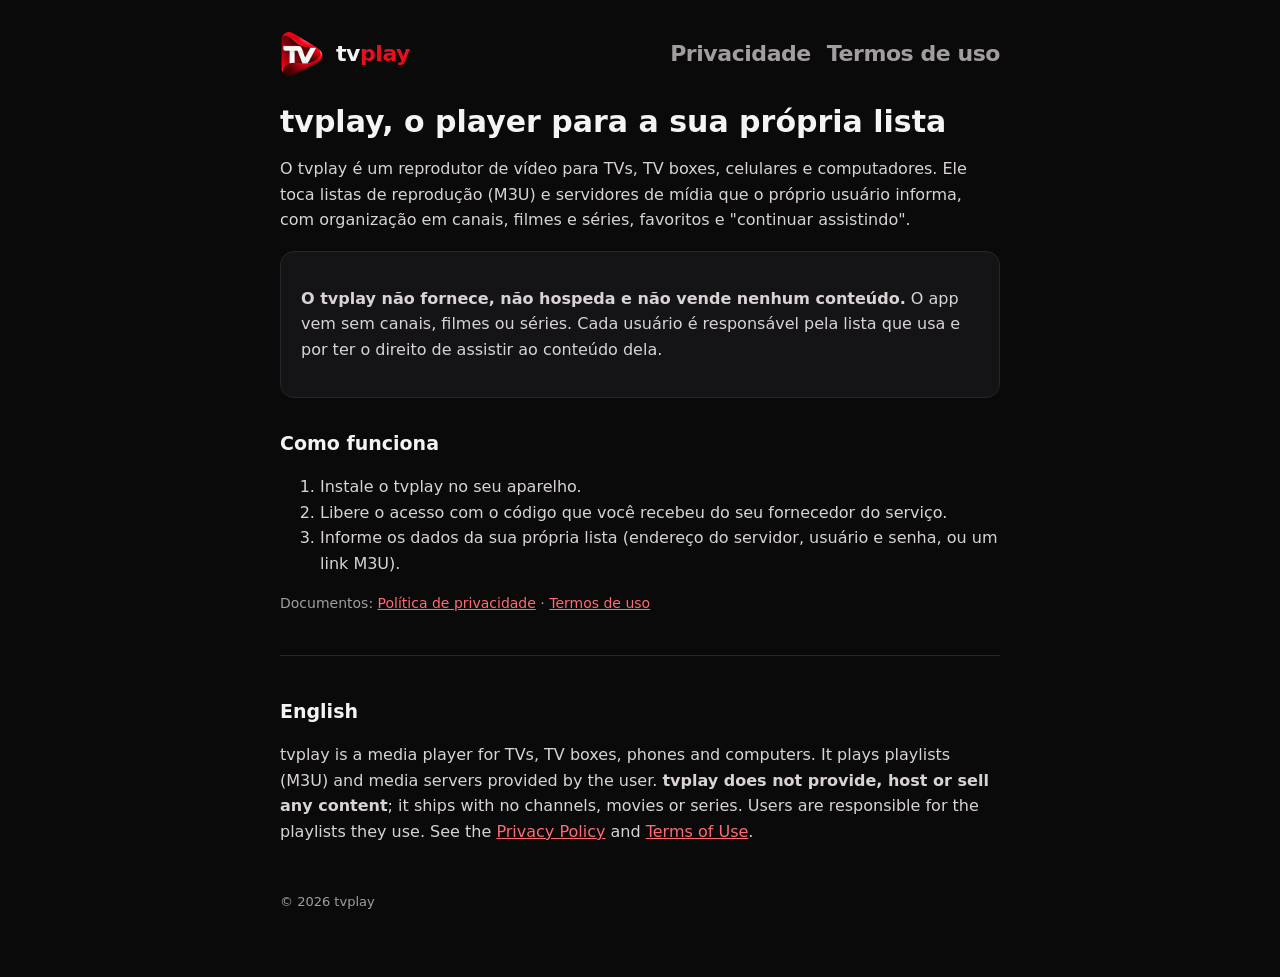
<file: index.html>
<!DOCTYPE html>
<html lang="pt-BR"><head><meta charset="utf-8"><meta name="viewport" content="width=device-width, initial-scale=1">
<title>tvplay</title><link rel="icon" href="logo.png"><link rel="stylesheet" href="style.css"></head>
<body><div class="wrap">
<header><img src="logo.png" alt=""><a href="index.html">tv<b>play</b></a><nav><a href="privacidade.html">Privacidade</a><a href="termos.html">Termos de uso</a></nav></header>
<h1>tvplay, o player para a sua própria lista</h1>
<p>O tvplay é um reprodutor de vídeo para TVs, TV boxes, celulares e computadores. Ele toca listas de reprodução (M3U) e servidores de mídia que o próprio usuário informa, com organização em canais, filmes e séries, favoritos e "continuar assistindo".</p>
<div class="card">
<p><b>O tvplay não fornece, não hospeda e não vende nenhum conteúdo.</b> O app vem sem canais, filmes ou séries. Cada usuário é responsável pela lista que usa e por ter o direito de assistir ao conteúdo dela.</p>
</div>
<h2>Como funciona</h2>
<ol>
<li>Instale o tvplay no seu aparelho.</li>
<li>Libere o acesso com o código que você recebeu do seu fornecedor do serviço.</li>
<li>Informe os dados da sua própria lista (endereço do servidor, usuário e senha, ou um link M3U).</li>
</ol>
<p class="muted">Documentos: <a href="privacidade.html">Política de privacidade</a> · <a href="termos.html">Termos de uso</a></p>
<hr>
<h2 lang="en">English</h2>
<p lang="en">tvplay is a media player for TVs, TV boxes, phones and computers. It plays playlists (M3U) and media servers provided by the user. <b>tvplay does not provide, host or sell any content</b>; it ships with no channels, movies or series. Users are responsible for the playlists they use. See the <a href="privacidade.html#en">Privacy Policy</a> and <a href="termos.html#en">Terms of Use</a>.</p>
<footer>© 2026 tvplay</footer>
</div></body></html>
</file>
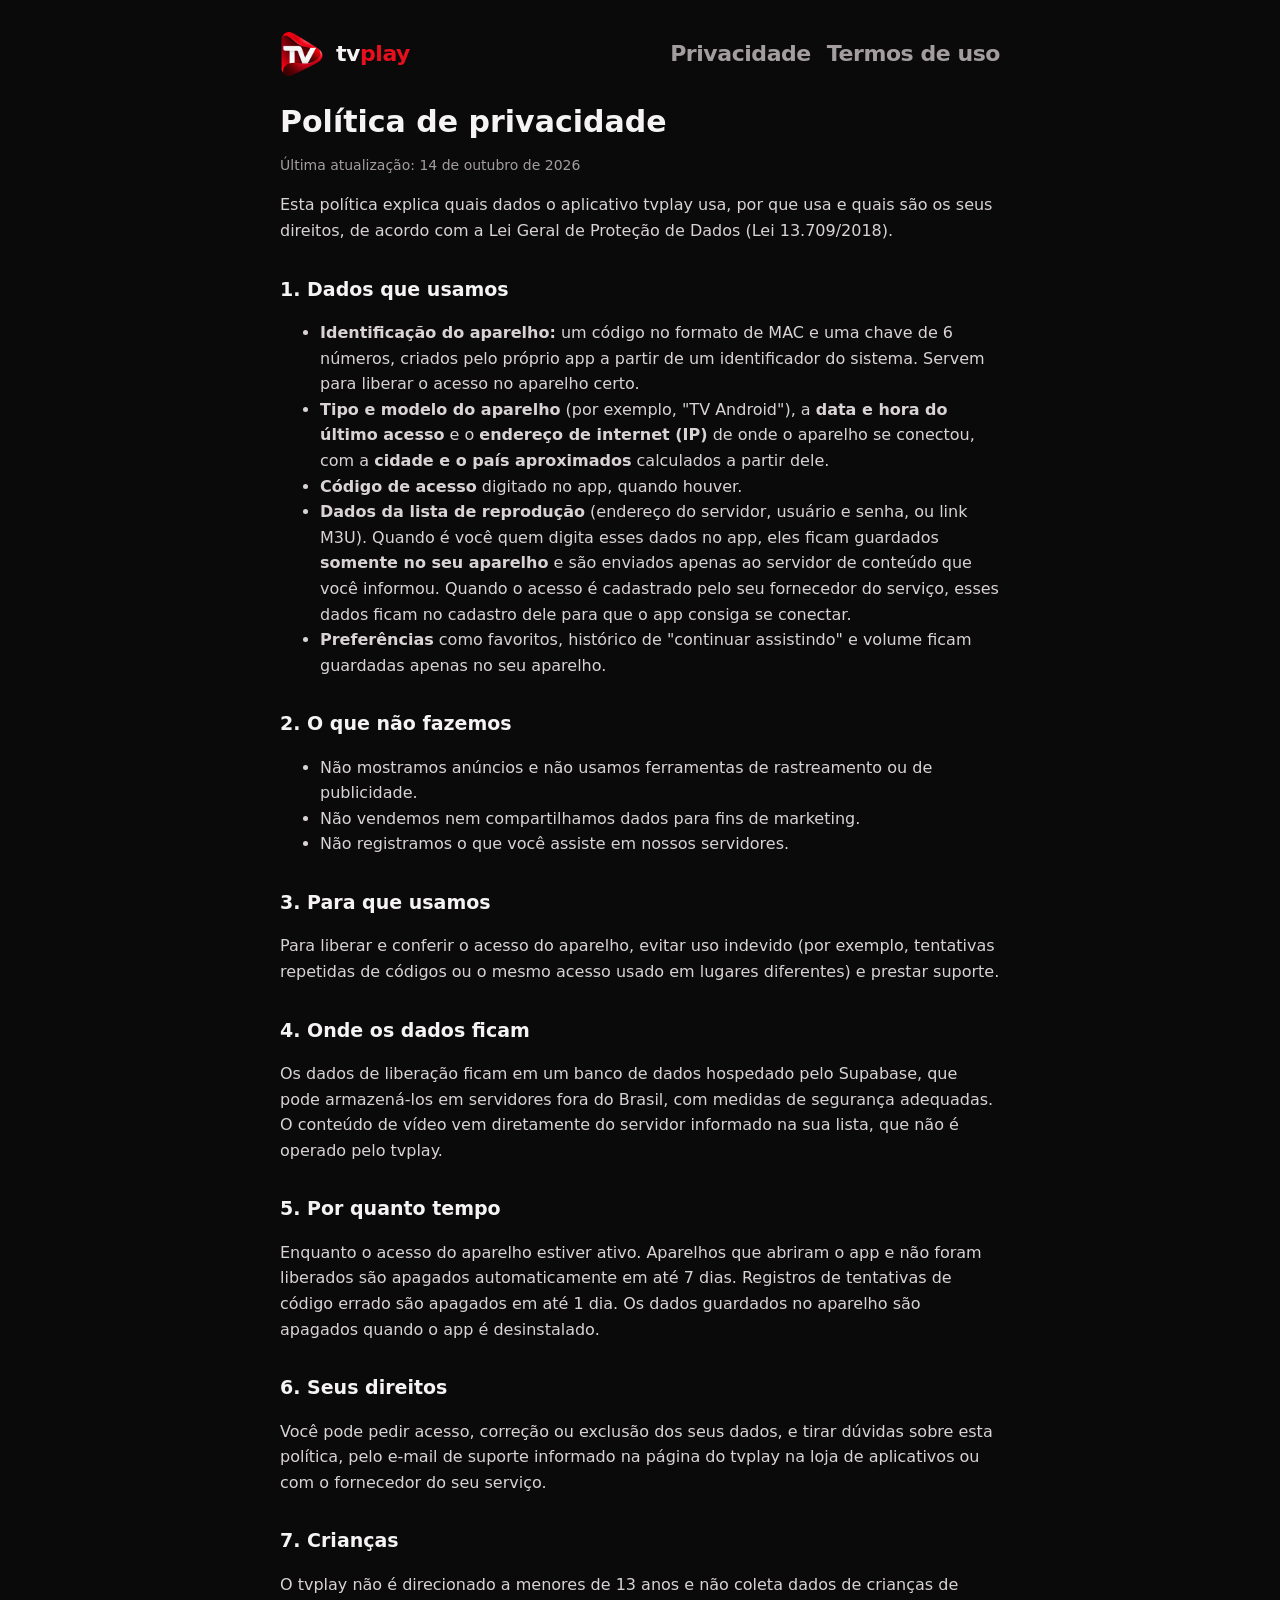
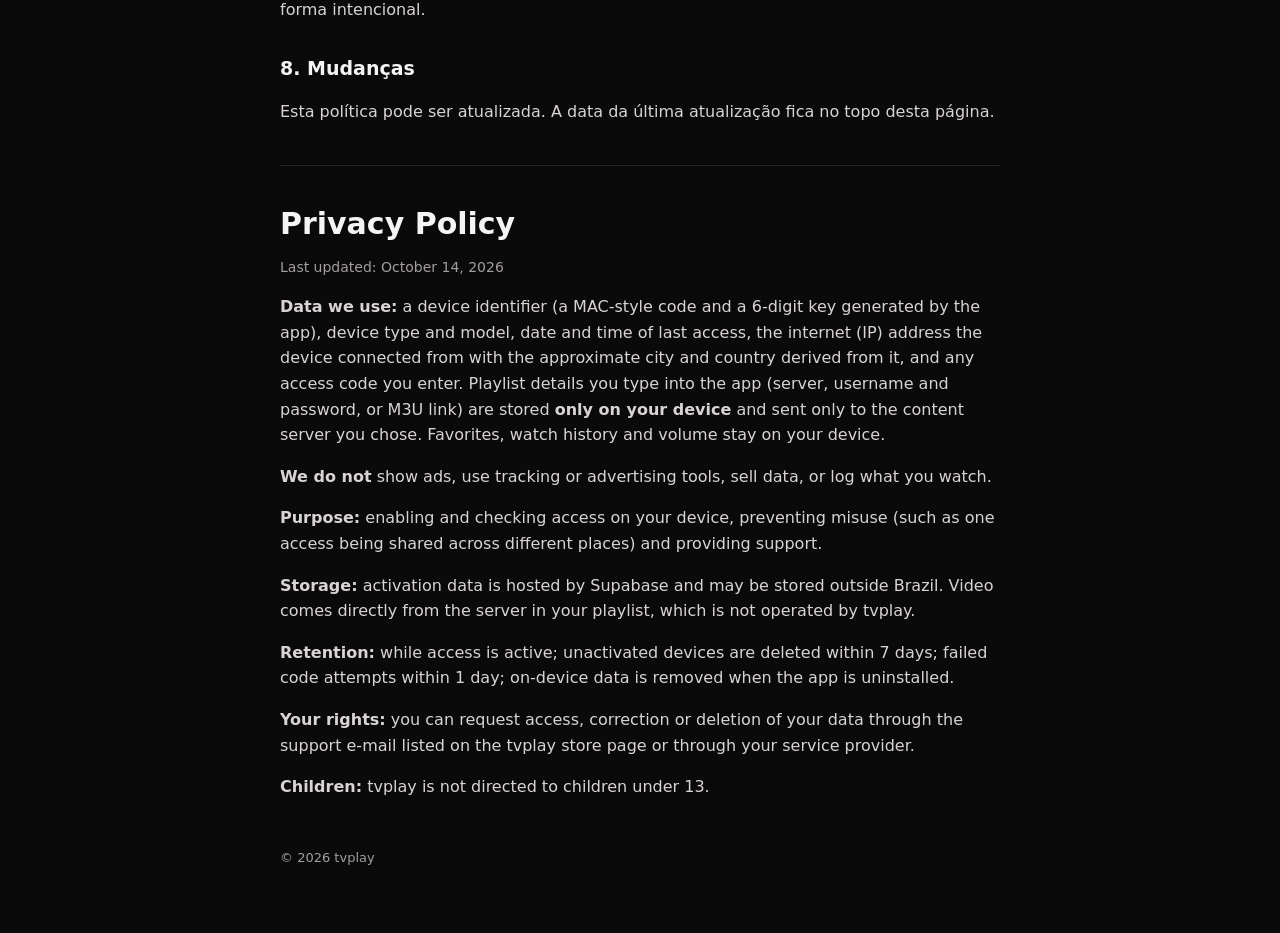
<file: privacidade.html>
<!DOCTYPE html>
<html lang="pt-BR"><head><meta charset="utf-8"><meta name="viewport" content="width=device-width, initial-scale=1">
<title>Política de privacidade · tvplay</title><link rel="icon" href="logo.png"><link rel="stylesheet" href="style.css"></head>
<body><div class="wrap">
<header><img src="logo.png" alt=""><a href="index.html">tv<b>play</b></a><nav><a href="privacidade.html">Privacidade</a><a href="termos.html">Termos de uso</a></nav></header>
<h1>Política de privacidade</h1>
<p class="muted">Última atualização: 14 de outubro de 2026</p>
<p>Esta política explica quais dados o aplicativo tvplay usa, por que usa e quais são os seus direitos, de acordo com a Lei Geral de Proteção de Dados (Lei 13.709/2018).</p>

<h2>1. Dados que usamos</h2>
<ul>
<li><b>Identificação do aparelho:</b> um código no formato de MAC e uma chave de 6 números, criados pelo próprio app a partir de um identificador do sistema. Servem para liberar o acesso no aparelho certo.</li>
<li><b>Tipo e modelo do aparelho</b> (por exemplo, "TV Android"), a <b>data e hora do último acesso</b> e o <b>endereço de internet (IP)</b> de onde o aparelho se conectou, com a <b>cidade e o país aproximados</b> calculados a partir dele.</li>
<li><b>Código de acesso</b> digitado no app, quando houver.</li>
<li><b>Dados da lista de reprodução</b> (endereço do servidor, usuário e senha, ou link M3U). Quando é você quem digita esses dados no app, eles ficam guardados <b>somente no seu aparelho</b> e são enviados apenas ao servidor de conteúdo que você informou. Quando o acesso é cadastrado pelo seu fornecedor do serviço, esses dados ficam no cadastro dele para que o app consiga se conectar.</li>
<li><b>Preferências</b> como favoritos, histórico de "continuar assistindo" e volume ficam guardadas apenas no seu aparelho.</li>
</ul>

<h2>2. O que não fazemos</h2>
<ul>
<li>Não mostramos anúncios e não usamos ferramentas de rastreamento ou de publicidade.</li>
<li>Não vendemos nem compartilhamos dados para fins de marketing.</li>
<li>Não registramos o que você assiste em nossos servidores.</li>
</ul>

<h2>3. Para que usamos</h2>
<p>Para liberar e conferir o acesso do aparelho, evitar uso indevido (por exemplo, tentativas repetidas de códigos ou o mesmo acesso usado em lugares diferentes) e prestar suporte.</p>

<h2>4. Onde os dados ficam</h2>
<p>Os dados de liberação ficam em um banco de dados hospedado pelo Supabase, que pode armazená-los em servidores fora do Brasil, com medidas de segurança adequadas. O conteúdo de vídeo vem diretamente do servidor informado na sua lista, que não é operado pelo tvplay.</p>

<h2>5. Por quanto tempo</h2>
<p>Enquanto o acesso do aparelho estiver ativo. Aparelhos que abriram o app e não foram liberados são apagados automaticamente em até 7 dias. Registros de tentativas de código errado são apagados em até 1 dia. Os dados guardados no aparelho são apagados quando o app é desinstalado.</p>

<h2>6. Seus direitos</h2>
<p>Você pode pedir acesso, correção ou exclusão dos seus dados, e tirar dúvidas sobre esta política, pelo e-mail de suporte informado na página do tvplay na loja de aplicativos ou com o fornecedor do seu serviço.</p>

<h2>7. Crianças</h2>
<p>O tvplay não é direcionado a menores de 13 anos e não coleta dados de crianças de forma intencional.</p>

<h2>8. Mudanças</h2>
<p>Esta política pode ser atualizada. A data da última atualização fica no topo desta página.</p>

<hr>
<h1 id="en" lang="en">Privacy Policy</h1>
<div lang="en">
<p class="muted">Last updated: October 14, 2026</p>
<p><b>Data we use:</b> a device identifier (a MAC-style code and a 6-digit key generated by the app), device type and model, date and time of last access, the internet (IP) address the device connected from with the approximate city and country derived from it, and any access code you enter. Playlist details you type into the app (server, username and password, or M3U link) are stored <b>only on your device</b> and sent only to the content server you chose. Favorites, watch history and volume stay on your device.</p>
<p><b>We do not</b> show ads, use tracking or advertising tools, sell data, or log what you watch.</p>
<p><b>Purpose:</b> enabling and checking access on your device, preventing misuse (such as one access being shared across different places) and providing support.</p>
<p><b>Storage:</b> activation data is hosted by Supabase and may be stored outside Brazil. Video comes directly from the server in your playlist, which is not operated by tvplay.</p>
<p><b>Retention:</b> while access is active; unactivated devices are deleted within 7 days; failed code attempts within 1 day; on-device data is removed when the app is uninstalled.</p>
<p><b>Your rights:</b> you can request access, correction or deletion of your data through the support e-mail listed on the tvplay store page or through your service provider.</p>
<p><b>Children:</b> tvplay is not directed to children under 13.</p>
</div>
<footer>© 2026 tvplay</footer>
</div></body></html>
</file>
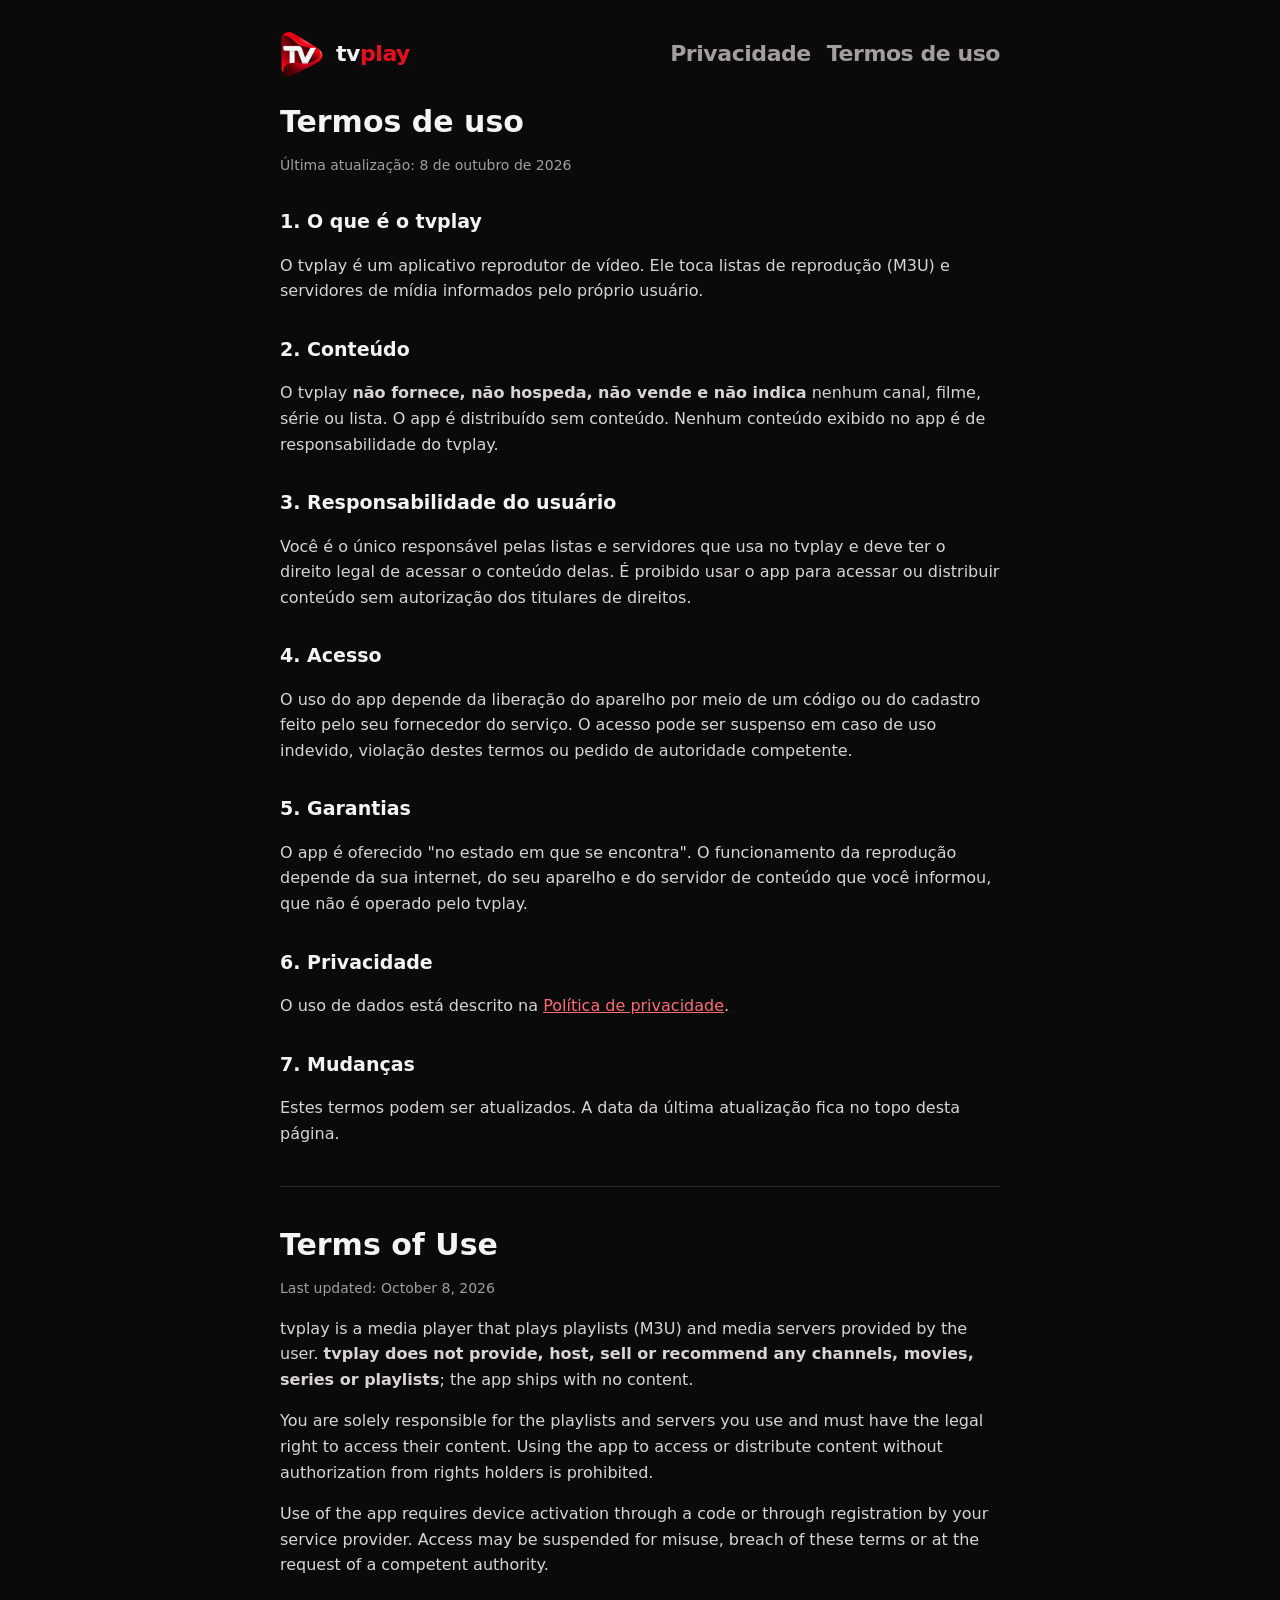
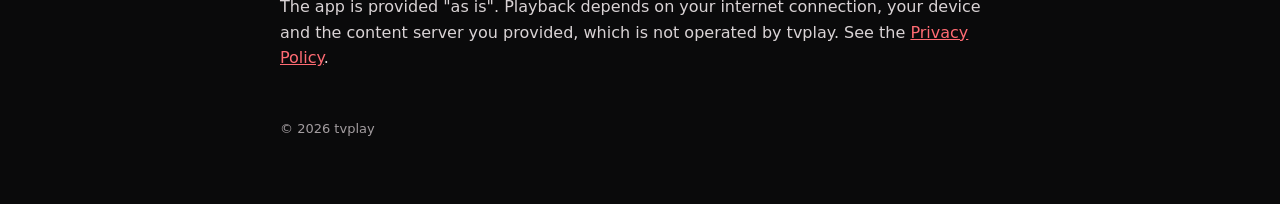
<file: termos.html>
<!DOCTYPE html>
<html lang="pt-BR"><head><meta charset="utf-8"><meta name="viewport" content="width=device-width, initial-scale=1">
<title>Termos de uso · tvplay</title><link rel="icon" href="logo.png"><link rel="stylesheet" href="style.css"></head>
<body><div class="wrap">
<header><img src="logo.png" alt=""><a href="index.html">tv<b>play</b></a><nav><a href="privacidade.html">Privacidade</a><a href="termos.html">Termos de uso</a></nav></header>
<h1>Termos de uso</h1>
<p class="muted">Última atualização: 8 de outubro de 2026</p>

<h2>1. O que é o tvplay</h2>
<p>O tvplay é um aplicativo reprodutor de vídeo. Ele toca listas de reprodução (M3U) e servidores de mídia informados pelo próprio usuário.</p>

<h2>2. Conteúdo</h2>
<p>O tvplay <b>não fornece, não hospeda, não vende e não indica</b> nenhum canal, filme, série ou lista. O app é distribuído sem conteúdo. Nenhum conteúdo exibido no app é de responsabilidade do tvplay.</p>

<h2>3. Responsabilidade do usuário</h2>
<p>Você é o único responsável pelas listas e servidores que usa no tvplay e deve ter o direito legal de acessar o conteúdo delas. É proibido usar o app para acessar ou distribuir conteúdo sem autorização dos titulares de direitos.</p>

<h2>4. Acesso</h2>
<p>O uso do app depende da liberação do aparelho por meio de um código ou do cadastro feito pelo seu fornecedor do serviço. O acesso pode ser suspenso em caso de uso indevido, violação destes termos ou pedido de autoridade competente.</p>

<h2>5. Garantias</h2>
<p>O app é oferecido "no estado em que se encontra". O funcionamento da reprodução depende da sua internet, do seu aparelho e do servidor de conteúdo que você informou, que não é operado pelo tvplay.</p>

<h2>6. Privacidade</h2>
<p>O uso de dados está descrito na <a href="privacidade.html">Política de privacidade</a>.</p>

<h2>7. Mudanças</h2>
<p>Estes termos podem ser atualizados. A data da última atualização fica no topo desta página.</p>

<hr>
<h1 id="en" lang="en">Terms of Use</h1>
<div lang="en">
<p class="muted">Last updated: October 8, 2026</p>
<p>tvplay is a media player that plays playlists (M3U) and media servers provided by the user. <b>tvplay does not provide, host, sell or recommend any channels, movies, series or playlists</b>; the app ships with no content.</p>
<p>You are solely responsible for the playlists and servers you use and must have the legal right to access their content. Using the app to access or distribute content without authorization from rights holders is prohibited.</p>
<p>Use of the app requires device activation through a code or through registration by your service provider. Access may be suspended for misuse, breach of these terms or at the request of a competent authority.</p>
<p>The app is provided "as is". Playback depends on your internet connection, your device and the content server you provided, which is not operated by tvplay. See the <a href="privacidade.html#en">Privacy Policy</a>.</p>
</div>
<footer>© 2026 tvplay</footer>
</div></body></html>
</file>
<file: style.css>
:root { --ink:#0A0A0B; --panel:#141416; --line:#26262A; --text:#F5F3F3; --muted:#A39DA0; --red:#E8101C; color-scheme: dark; }
* { box-sizing: border-box; }
body { margin: 0; background: var(--ink); color: var(--text); font-family: system-ui, -apple-system, "Segoe UI", Roboto, Arial, sans-serif; line-height: 1.6; }
.wrap { max-width: 760px; margin: 0 auto; padding: 32px 20px 64px; }
header { display: flex; align-items: center; gap: 12px; margin-bottom: 28px; }
header img { width: 44px; height: 44px; }
header a { color: inherit; text-decoration: none; font-weight: 800; font-size: 22px; letter-spacing: -0.02em; }
header a b { color: var(--red); }
nav { margin-left: auto; display: flex; gap: 16px; font-size: 14px; }
nav a { color: var(--muted); text-decoration: none; }
nav a:hover { color: var(--text); }
h1 { font-size: 30px; line-height: 1.2; margin: 0 0 8px; }
h2 { font-size: 19px; margin: 30px 0 8px; }
p, li { color: #D9D3D5; }
.muted { color: var(--muted); font-size: 14px; }
.card { background: var(--panel); border: 1px solid var(--line); border-radius: 14px; padding: 18px 20px; margin: 18px 0; }
a { color: #FF6B73; }
hr { border: 0; border-top: 1px solid var(--line); margin: 40px 0; }
footer { color: var(--muted); font-size: 13px; margin-top: 48px; }
</file>
